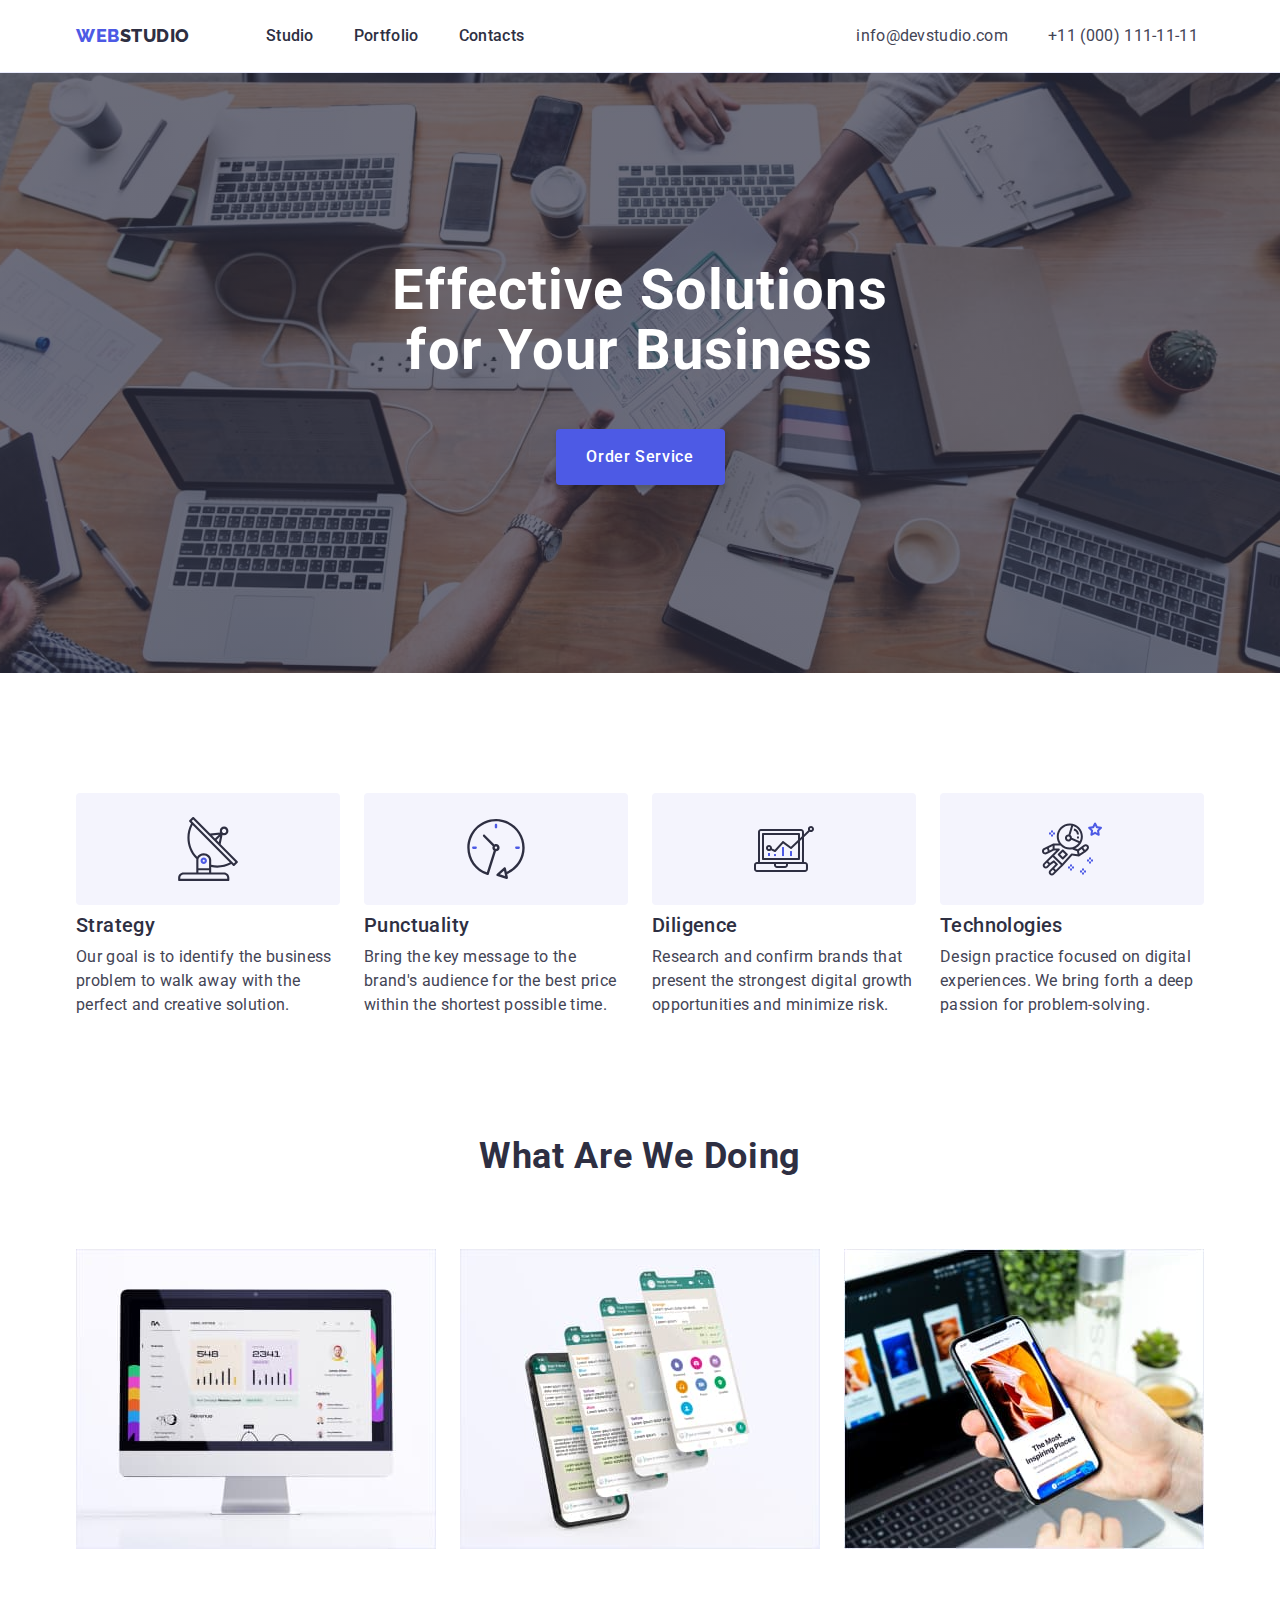
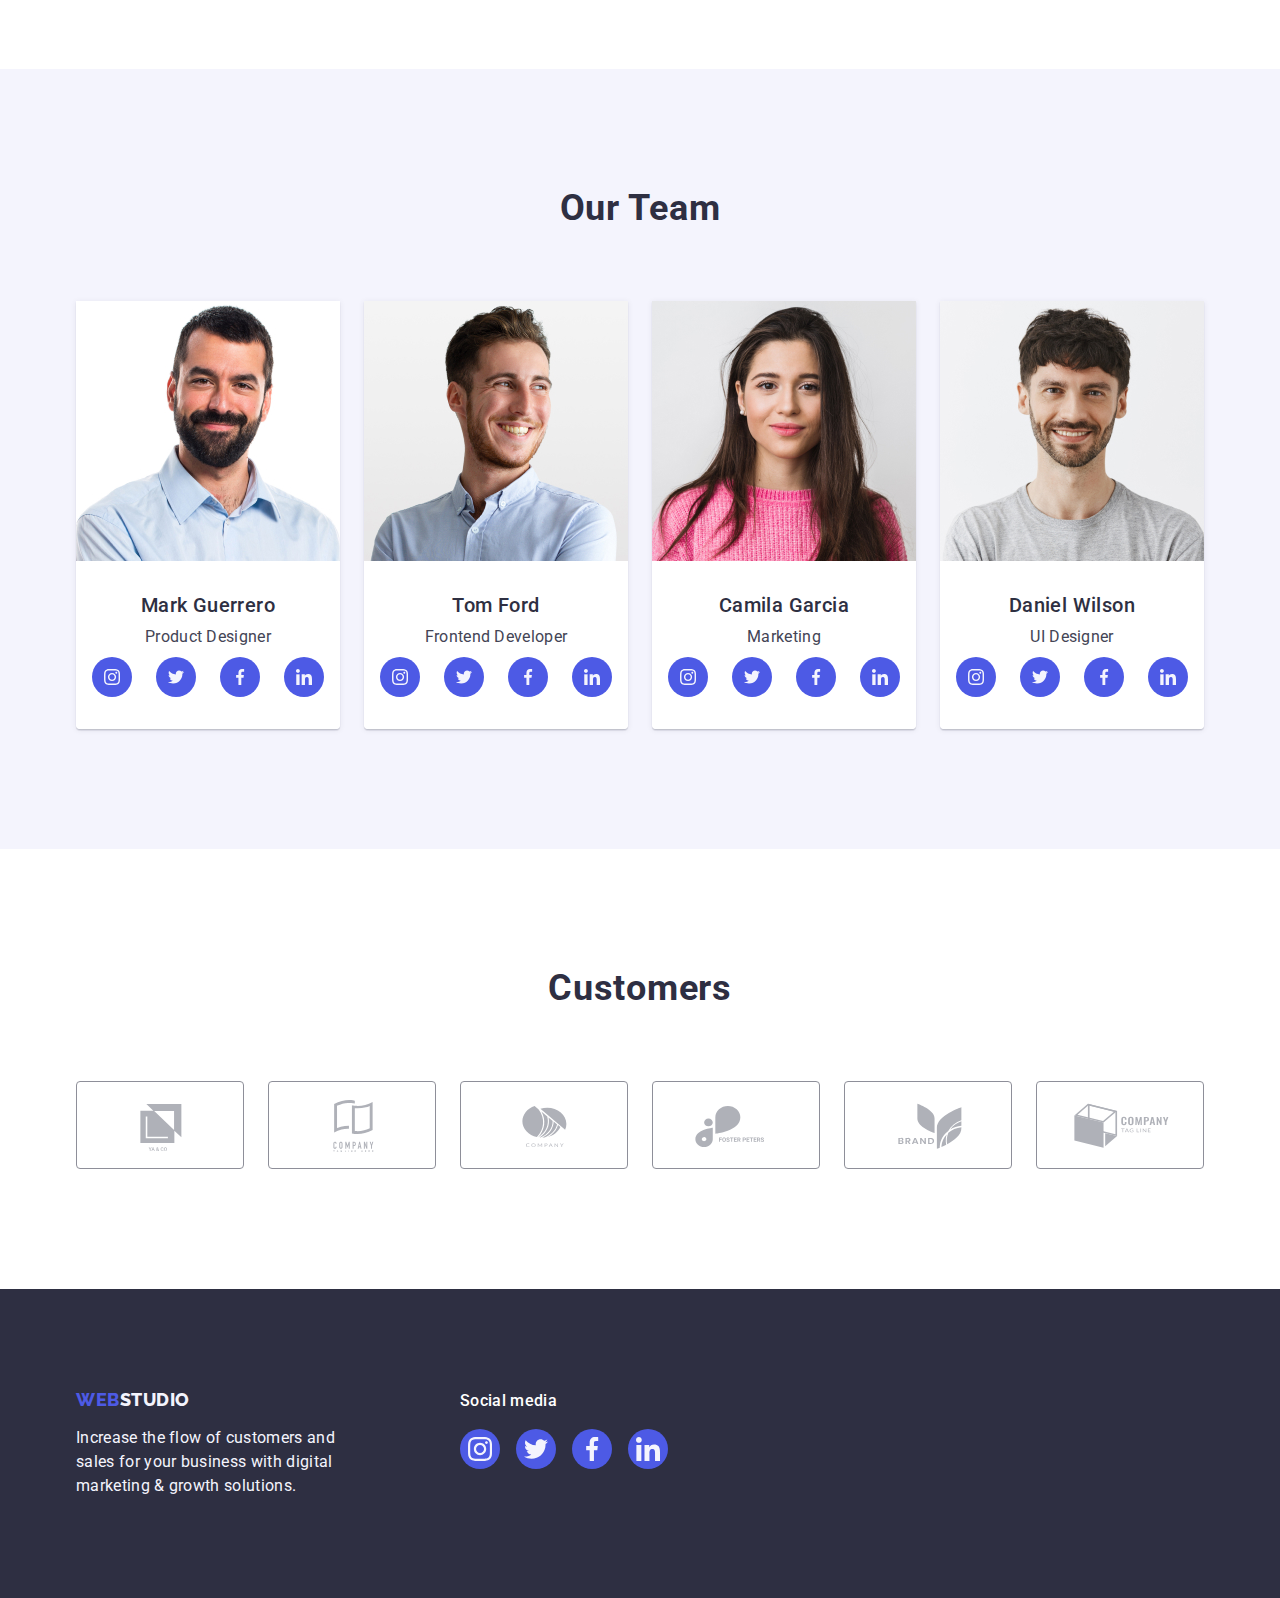
<file: index.html>
<!DOCTYPE html>
<html lang="en">
  <head>
    <meta charset="UTF-8" />
    <meta http-equiv="X-UA-Compatible" content="IE=edge" />
    <meta name="viewport" content="width=device-width, initial-scale=1.0" />
    <link rel="preconnect" href="https://fonts.googleapis.com" />
    <link rel="preconnect" href="https://fonts.gstatic.com" crossorigin />
    <link
      href="https://fonts.googleapis.com/css2?family=Raleway:wght@800&family=Roboto:wght@400;500;700;900&display=swap"
      rel="stylesheet"
    />

    <title>WebStudio</title>
    <link
      rel="stylesheet"
      href="https://cdn.jsdelivr.net/npm/modern-normalize@1.1.0/modern-normalize.min.css"
    />
    <link rel="stylesheet" href="./css/styles.css" />
  </head>
  <body>
    <!--==================== Header=====================-->
    <header class="header">
      <div class="container header-cont">
        <nav class="nav list">
          <!--===================Logo=======================-->
          <a href="./index.html" class="logo link">
            WEB<span class="logo-studio">Studio</span></a
          >

          <ul class="nav-list list">
            <li>
              <a href="./index.html" class="list-link link">Studio</a>
            </li>
            <li>
              <a href="./portfolio.html" class="list-link link">Portfolio</a>
            </li>
            <li>
              <a href="" class="list-link link">Contacts</a>
            </li>
          </ul>
        </nav>

        <!--==================Contacts==================-->

        <address class="contacts list">
          <ul class="contacts-list list">
            <li class="contacts-listitems">
              <a href="mailto:info@devstudio.com" class="contact-item link"
                >info@devstudio.com</a
              >
            </li>
            <li class="contacts-listitems">
              <a href="tel:+110001111111" class="contact-item link"
                >+11 (000) 111-11-11</a
              >
            </li>
          </ul>
        </address>
      </div>
    </header>

    <!--====================Main baner======================-->

    <main class="page-main">
      <!--============================Section 1 Hero ===================-->

      <section class="hero">
        <div class="container hero-cont">
          <h1 class="hero-title">Effective Solutions for Your Business</h1>
          <button type="button" class="button order">Order Service</button>
        </div>
      </section>

      <!--=======================Section 2 Features===============-->
      <section class="features">
        <div class="container">
          <h2 hidden class="title-second">features</h2>

          <ul class="features-list list">
            <li class="features-list-content">
              <div class="icon-container">
                <svg width="64" height="64">
                  <use href="./images/icon.svg#icon-antena"></use>
                </svg>
              </div>

              <h3 class="features-list-title">Strategy</h3>
              <p class="features-list-text">
                Our goal is to identify the business problem to walk away with
                the perfect and creative solution.
              </p>
            </li>
            <li class="features-list-content">
              <div class="icon-container">
                <svg width="64" height="64">
                  <use href="./images/icon.svg#icon-clock"></use>
                </svg>
              </div>
              <h3 class="features-list-title">Punctuality</h3>
              <p class="features-list-text">
                Bring the key message to the brand's audience for the best price
                within the shortest possible time.
              </p>
            </li>
            <li class="features-list-content">
              <div class="icon-container">
                <svg width="64" height="64">
                  <use href="./images/icon.svg#icon-diagram"></use>
                </svg>
              </div>
              <h3 class="features-list-title">Diligence</h3>
              <p class="features-list-text">
                Research and confirm brands that present the strongest digital
                growth opportunities and minimize risk.
              </p>
            </li>
            <li class="features-list-content">
              <div class="icon-container">
                <svg width="64" height="64">
                  <use href="./images/icon.svg#icon-astronaut"></use>
                </svg>
              </div>
              <h3 class="features-list-title">Technologies</h3>
              <p class="features-list-text">
                Design practice focused on digital experiences. We bring forth a
                deep passion for problem-solving.
              </p>
            </li>
          </ul>
        </div>
      </section>

      <!--===================Section 3 What are we doing==========================-->

      <section class="intro">
        <div class="container">
          <h2 class="intro-title">What are we doing</h2>
          <ul class="list do-list">
            <li class="list">
              <img src="./images/img1.jpg" alt="mac_monitor" width="360" />
            </li>
            <li class="list">
              <img src="./images/img2.jpg" alt="phome" width="360" />
            </li>
            <li class="list">
              <img
                src="./images/img3.jpg"
                alt="phone_in_the_hend"
                width="360"
              />
            </li>
          </ul>
        </div>
      </section>

      <!--==============Section 4 Our Team=====================-->

      <section class="team">
        <div class="container">
          <h2 class="team-title">Our Team</h2>
          <ul class="list ourteam-list">
            <li class="team-list list">
              <img src="./images/photo1.jpg" alt="photoDesigner" width="264" />
              <div class="team-undertitle">
                <h3 class="team-name">Mark Guerrero</h3>
                <p class="team-item">Product Designer</p>

                <ul class="social-media-list">
                  <li class="social-media-item">
                    <a href="" class="social-media-link"
                      ><svg width="16" height="16" class="team-icon">
                        <use href="./images/icon.svg#icon-instagram"></use>
                      </svg>
                    </a>
                  </li>
                  <li class="social-media-item">
                    <a href="" class="social-media-link">
                      <svg width="16" height="16" class="team-icon">
                        <use href="./images/icon.svg#icon-twitter"></use>
                      </svg>
                    </a>
                  </li>
                  <li class="social-media-item">
                    <a href="" class="social-media-link">
                      <svg width="16" height="16" class="team-icon">
                        <use href="./images/icon.svg#icon-facebook"></use>
                      </svg>
                    </a>
                  </li>
                  <li class="social-media-item">
                    <a href="" class="social-media-link">
                      <svg width="16" height="16" class="team-icon">
                        <use href="./images/icon.svg#icon-linkedin"></use>
                      </svg>
                    </a>
                  </li>
                </ul>
              </div>
            </li>
            <li class="team-list list">
              <img
                src="./images/photo2.jpg"
                alt="Front End Developer"
                width="264"
              />
              <div class="team-undertitle">
                <h3 class="team-name">Tom Ford</h3>
                <p class="team-item">Frontend Developer</p>

                <ul class="social-media-list">
                  <li class="social-media-item">
                    <a href="" class="social-media-link"
                      ><svg width="16" height="16" class="team-icon">
                        <use href="./images/icon.svg#icon-instagram"></use>
                      </svg>
                    </a>
                  </li>
                  <li class="social-media-item">
                    <a href="" class="social-media-link">
                      <svg width="16" height="16" class="team-icon">
                        <use href="./images/icon.svg#icon-twitter"></use>
                      </svg>
                    </a>
                  </li>
                  <li class="social-media-item">
                    <a href="" class="social-media-link">
                      <svg width="16" height="16" class="team-icon">
                        <use href="./images/icon.svg#icon-facebook"></use>
                      </svg>
                    </a>
                  </li>
                  <li class="social-media-item">
                    <a href="" class="social-media-link">
                      <svg width="16" height="16" class="team-icon">
                        <use href="./images/icon.svg#icon-linkedin"></use>
                      </svg>
                    </a>
                  </li>
                </ul>
              </div>
            </li>
            <li class="team-list list">
              <img
                src="./images/photo3.jpg"
                alt="photo girl marketing"
                width="264"
              />
              <div class="team-undertitle">
                <h3 class="team-name">Camila Garcia</h3>
                <p class="team-item">Marketing</p>

                <ul class="social-media-list">
                  <li class="social-media-item">
                    <a href="" class="social-media-link"
                      ><svg width="16" height="16" class="team-icon">
                        <use href="./images/icon.svg#icon-instagram"></use>
                      </svg>
                    </a>
                  </li>
                  <li class="social-media-item">
                    <a href="" class="social-media-link">
                      <svg width="16" height="16" class="team-icon">
                        <use href="./images/icon.svg#icon-twitter"></use>
                      </svg>
                    </a>
                  </li>
                  <li class="social-media-item">
                    <a href="" class="social-media-link">
                      <svg width="16" height="16" class="team-icon">
                        <use href="./images/icon.svg#icon-facebook"></use>
                      </svg>
                    </a>
                  </li>
                  <li class="social-media-item">
                    <a href="" class="social-media-link">
                      <svg width="16" height="16" class="team-icon">
                        <use href="./images/icon.svg#icon-linkedin"></use>
                      </svg>
                    </a>
                  </li>
                </ul>
              </div>
            </li>
            <li class="team-list list">
              <img src="./images/photo4.jpg" alt="diziner" width="264" />
              <div class="team-undertitle">
                <h3 class="team-name">Daniel Wilson</h3>
                <p class="team-item">UI Designer</p>

                <ul class="social-media-list">
                  <li class="social-media-item">
                    <a href="" class="social-media-link"
                      ><svg width="16" height="16" class="team-icon">
                        <use href="./images/icon.svg#icon-instagram"></use>
                      </svg>
                    </a>
                  </li>
                  <li class="social-media-item">
                    <a href="" class="social-media-link">
                      <svg width="16" height="16" class="team-icon">
                        <use href="./images/icon.svg#icon-twitter"></use>
                      </svg>
                    </a>
                  </li>
                  <li class="social-media-item">
                    <a href="" class="social-media-link">
                      <svg width="16" height="16" class="team-icon">
                        <use href="./images/icon.svg#icon-facebook"></use>
                      </svg>
                    </a>
                  </li>
                  <li class="social-media-item">
                    <a href="" class="social-media-link">
                      <svg width="16" height="16" class="team-icon">
                        <use href="./images/icon.svg#icon-linkedin"></use>
                      </svg>
                    </a>
                  </li>
                </ul>
              </div>
            </li>
          </ul>
        </div>
      </section>

      <!--=======================Section-4 Customers====================================-->

      <section class="customers">
        <div class="container">
          <h2 class="customer-title">Customers</h2>
          <ul class="customer-list">
            <li class="customer-icon">
              <a href="" class="customer-link">
                <svg class="customer-icon-item" width="104" height="56">
                  <use href="./images/icon.svg#icon-Logo1"></use>
                </svg>
              </a>
            </li>
            <li class="customer-icon">
              <a href="" class="customer-link">
                <svg class="customer-icon-item" width="104" height="56">
                  <use href="./images/icon.svg#icon-Logo2"></use>
                </svg>
              </a>
            </li>
            <li class="customer-icon">
              <a href="" class="customer-link">
                <svg class="customer-icon-item" width="104" height="56">
                  <use href="./images/icon.svg#icon-Logo3"></use>
                </svg>
              </a>
            </li>
            <li class="customer-icon">
              <a href="" class="customer-link">
                <svg class="customer-icon-item" width="104" height="56">
                  <use href="./images/icon.svg#icon-Logo4"></use>
                </svg>
              </a>
            </li>
            <li class="customer-icon">
              <a href="" class="customer-link">
                <svg class="customer-icon-item" width="104" height="56">
                  <use href="./images/icon.svg#icon-Logo5"></use>
                </svg>
              </a>
            </li>
            <li class="customer-icon">
              <a href="" class="customer-link">
                <svg class="customer-icon-item" width="104" height="56">
                  <use href="./images/icon.svg#icon-Logo6"></use>
                </svg>
              </a>
            </li>
          </ul>
        </div>
      </section>
    </main>

    <!--=======================Footer=================-->
    <footer class="footer">
      <div class="container footer-container">
        <div>
          <a href="./index.html" class="logo link footer-logo">
            WEB<span class="footer-studio">Studio</span>
          </a>
          <p class="footer-text">
            Increase the flow of customers and sales for your business with
            digital marketing & growth solutions.
          </p>
        </div>
        <div class="team-icon-cont">
          <p class="footer-text-right">Social media</p>

          <ul class="social-media-list-footer">
            <li class="social-media-item">
              <a href="" class="social-media-link-footer"
                ><svg width="24" height="24" class="team-icon">
                  <use href="./images/icon.svg#icon-instagram"></use>
                </svg>
              </a>
            </li>
            <li class="social-media-item">
              <a href="" class="social-media-link-footer">
                <svg width="24" height="24" class="team-icon">
                  <use href="./images/icon.svg#icon-twitter"></use>
                </svg>
              </a>
            </li>
            <li class="social-media-item">
              <a href="" class="social-media-link-footer">
                <svg width="24" height="24" class="team-icon">
                  <use href="./images/icon.svg#icon-facebook"></use>
                </svg>
              </a>
            </li>
            <li class="social-media-item">
              <a href="" class="social-media-link-footer">
                <svg width="24" height="24" class="team-icon">
                  <use href="./images/icon.svg#icon-linkedin"></use>
                </svg>
              </a>
            </li>
          </ul>
        </div>
      </div>
    </footer>
  </body>
</html>
</file>
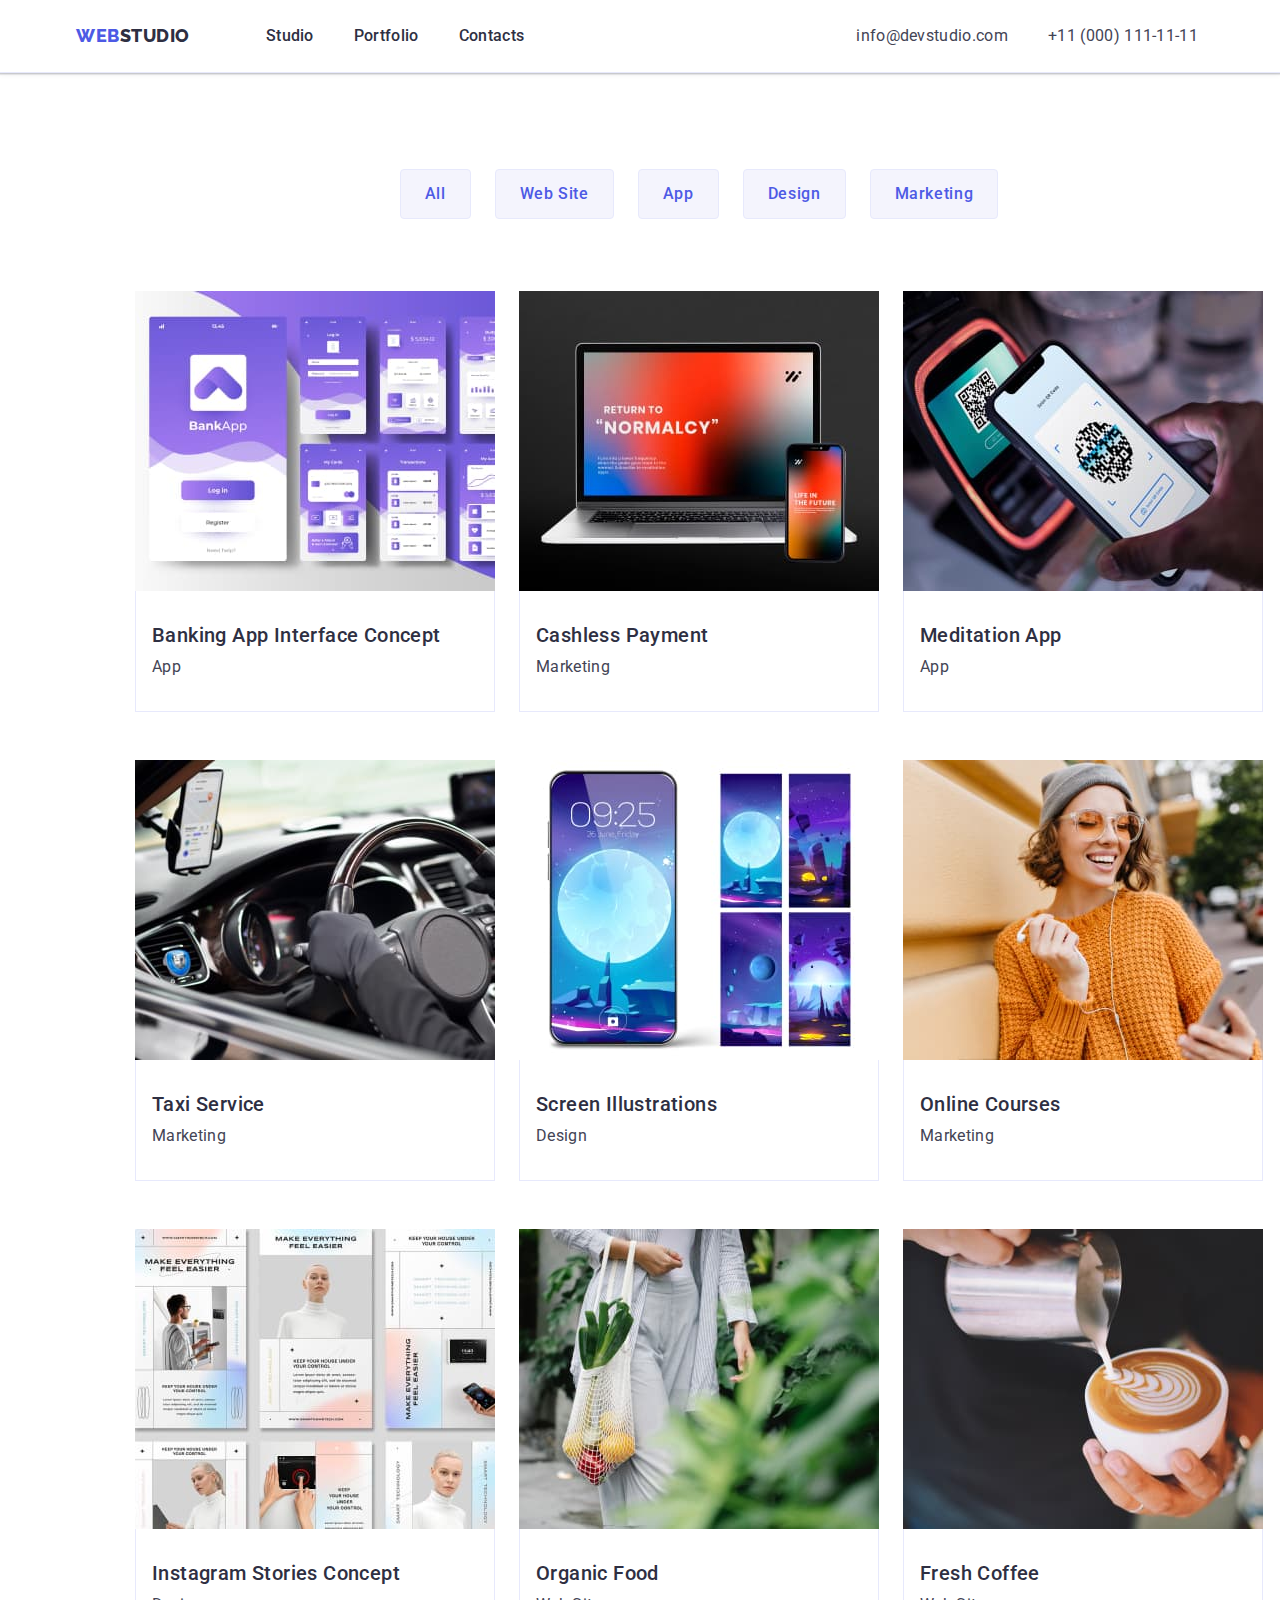
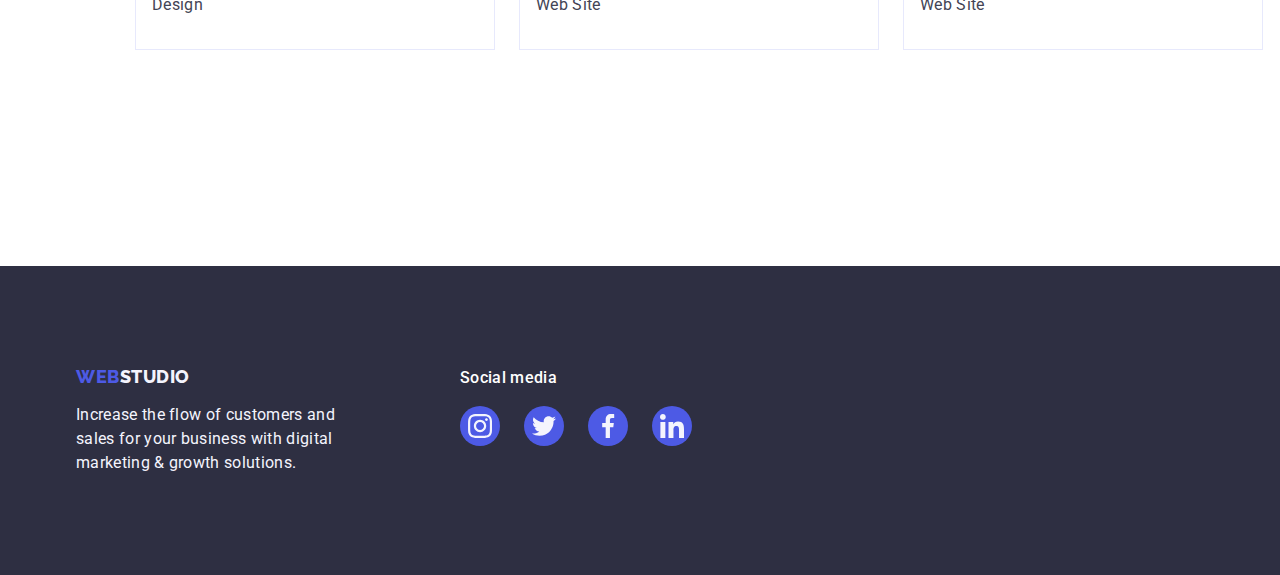
<file: portfolio.html>
<!DOCTYPE html>
<html lang="en">
  <head>
    <meta charset="UTF-8" />
    <meta http-equiv="X-UA-Compatible" content="IE=edge" />
    <meta name="viewport" content="width=device-width, initial-scale=1.0" />
    <link rel="preconnect" href="https://fonts.googleapis.com" />
    <link rel="preconnect" href="https://fonts.gstatic.com" crossorigin />
    <link
      href="https://fonts.googleapis.com/css2?family=Raleway:wght@800&family=Roboto:wght@400;500;700;900&display=swap"
      rel="stylesheet"
    />

    <title>Portfolio</title>
    <link
      rel="stylesheet"
      href="https://cdn.jsdelivr.net/npm/modern-normalize@1.1.0/modern-normalize.min.css"
    />
    <link rel="stylesheet" href="./css/styles.css" />
  </head>
  <body>
    <!-- Header-->
    <header class="header">
      <div class="container header-cont">
        <nav class="nav list">
          <!--===================Logo=======================-->
          <a href="./index.html" class="logo link">
            WEB<span class="logo-studio">Studio</span></a
          >

          <ul class="nav-list list">
            <li>
              <a href="./index.html" class="list-link link">Studio</a>
            </li>
            <li>
              <a href="./portfolio.html" class="list-link link">Portfolio</a>
            </li>
            <li>
              <a href="" class="list-link link">Contacts</a>
            </li>
          </ul>
        </nav>

        <!--==================Contacts==================-->

        <address class="contacts list">
          <ul class="contacts-list list">
            <li class="contacts-listitems">
              <a href="mailto:info@devstudio.com" class="contact-item link"
                >info@devstudio.com</a
              >
            </li>
            <li class="contacts-listitems">
              <a href="tel:+110001111111" class="contact-item link"
                >+11 (000) 111-11-11</a
              >
            </li>
          </ul>
        </address>
      </div>
    </header>

    <main>
      <section class="portfolio-section">
        <div class="container">
          <h1 hidden>Portfolio</h1>
          <!-- ========================Filter==============================-->

          <ul class="list filter-btn">
            <li><button type="button" class="button-portfolio">All</button></li>
            <li>
              <button type="button" class="button-portfolio">Web Site</button>
            </li>
            <li><button type="button" class="button-portfolio">App</button></li>
            <li>
              <button type="button" class="button-portfolio">Design</button>
            </li>
            <li>
              <button type="button" class="button-portfolio">Marketing</button>
            </li>
          </ul>

          <!-- <li><a href="">All</a></li>
          <li><a href="">Web Site</a></li>
          <li><a href="">App</a></li>
          <li><a href="">Design</a></li>
          <li><a href="">Marketing</a></li>
         </ul> -->

          <!--=====================Portfolio content block=====================-->

          <ul class="work list">
            <li class="work-list">
              <a href="" class="link portfolio-link">
                <img
                  src="./images/img11.jpg"
                  alt="Mobile app"
                  width="360"
                  height="300"
                />
                <div class="under-content">
                  <h2 class="work-title">Banking App Interface Concept</h2>
                  <p class="work-item">App</p>
                </div>
              </a>
            </li>

            <li class="work-list">
              <a href="" class="link portfolio-link">
                <img
                  src="./images/img22.jpg"
                  alt="Mobile pgone QR code"
                  width="360"
                  height="300"
                />
                <div class="under-content">
                  <h2 class="work-title">Cashless Payment</h2>
                  <p class="work-item">Marketing</p>
                </div>
              </a>
            </li>
            <li class="work-list">
              <a href="" class="link portfolio-link">
                <img
                  src="./images/img33.jpg"
                  alt="Notebook"
                  width="360"
                  height="300"
                />
                <div class="under-content">
                  <h2 class="work-title">Meditation App</h2>
                  <p class="work-item">App</p>
                </div>
              </a>
            </li>

            <li class="work-list">
              <a href="" class="link portfolio-link">
                <img
                  src="./images/img4.jpg"
                  alt="Car"
                  width="360"
                  height="300"
                />
                <div class="under-content">
                  <h2 class="work-title">Taxi Service</h2>
                  <p class="work-item">Marketing</p>
                </div>
              </a>
            </li>
            <li class="work-list">
              <a href="" class="link portfolio-link">
                <img
                  src="./images/img5.jpg"
                  alt="Smartphone"
                  width="360"
                  height="300"
                />
                <div class="under-content">
                  <h2 class="work-title">Screen Illustrations</h2>
                  <p class="work-item">Design</p>
                </div>
              </a>
            </li>
            <li class="work-list portfolio-link">
              <a href="" class="link portfolio-link">
                <img
                  src="./images/img6.jpg"
                  alt="Girl with Smartphone"
                  width="360"
                  height="300"
                />
                <div class="under-content">
                  <h2 class="work-title">Online Courses</h2>
                  <p class="work-item">Marketing</p>
                </div>
              </a>
            </li>

            <li class="work-list">
              <a href="" class="link portfolio-link"
                ><img
                  src="./images/img7.jpg"
                  alt="Instgram story"
                  width="360"
                  height="300"
                />
                <div class="under-content">
                  <h2 class="work-title">Instagram Stories Concept</h2>
                  <p class="work-item">Design</p>
                </div>
              </a>
            </li>
            <li class="work-list">
              <a href="" class="link portfolio-link">
                <img
                  src="./images/img8.jpg"
                  alt="Food"
                  width="360"
                  height="300"
                />
                <div class="under-content">
                  <h2 class="work-title">Organic Food</h2>
                  <p class="work-item">Web Site</p>
                </div>
              </a>
            </li>
            <li class="work-list">
              <a href="" class="link portfolio-link">
                <img
                  src="./images/img9.jpg"
                  alt="Coffe"
                  width="360"
                  height="300"
                />
                <div class="under-content">
                  <h2 class="work-title">Fresh Coffee</h2>
                  <p class="work-item">Web Site</p>
                </div>
              </a>
            </li>
          </ul>
        </div>
      </section>
    </main>

    <!--Footer-->
    <footer class="footer">
      <div class="container footer-container">
        <div>
          <a href="./index.html" class="logo link footer-logo">
            WEB<span class="footer-studio">Studio</span>
          </a>
          <p class="footer-text">
            Increase the flow of customers and sales for your business with
            digital marketing & growth solutions.
          </p>
        </div>
        <div class="team-icon-cont">
          <p class="footer-text-right">Social media</p>

          <ul class="social-media-list">
            <li class="social-media-item">
              <a href="" class="social-media-link-footer"
                ><svg class="team-icon" width="24px" height="24px">
                  <use href="./images/icon.svg#icon-instagram"></use>
                </svg>
              </a>
            </li>
            <li class="social-media-item">
              <a href="" class="social-media-link-footer">
                <svg class="team-icon" width="24x" height="24px">
                  <use href="./images/icon.svg#icon-twitter"></use>
                </svg>
              </a>
            </li>
            <li class="social-media-item">
              <a href="" class="social-media-link-footer">
                <svg class="team-icon" width="24px" height="24px">
                  <use href="./images/icon.svg#icon-facebook"></use>
                </svg>
              </a>
            </li>
            <li class="social-media-item">
              <a href="" class="social-media-link-footer">
                <svg class="team-icon" width="24px" height="24px">
                  <use href="./images/icon.svg#icon-linkedin"></use>
                </svg>
              </a>
            </li>
          </ul>
        </div>
      </div>
    </footer>
  </body>
</html>
</file>
<file: css/styles.css>
html {
  box-sizing: border-box;
}
:root {
  --primary-brand: #4d5ae5;
  --dark: #2e2f42;
  --sucsess: #31d0aa;
  --body-text: #434455;
  --subtitle-text: #8e8f99;
  --accent: #e7e9fc;
  --light: #f4f4fd;
  --icon-bg: #afb1b8;
}
body {
  background-color: #ffffff;
  color: #434455;
  font-family: "Roboto", sans-serif;
}

*,
*::before,
*::after {
  box-sizing: inherit;
}

ul {
  list-style: none;
}

img {
  display: block;
}

h1,
h2,
h3,
p {
  margin-top: 0;
  margin-bottom: 0;
}
ul {
  margin-top: 0;
  margin-bottom: 0;
  padding-left: 0;
}

.container {
  padding-left: 15px;
  padding-right: 15px;
  margin-left: auto;
  margin-right: auto;
  width: 1158px;
}
a {
  cursor: pointer;
}

/*===================================BUTTONS====================================*/

.button {
  display: block;
  font-family: "Roboto", sans-serif;
  font-weight: 500;
  font-size: 16px;
  line-height: 1.5;

  min-width: 169px;
  height: 56px;

  align-items: center;
  letter-spacing: 0.04em;
  background-color: #4d5ae5;
  color: #ffffff;
  cursor: pointer;
  border: none;
  border-radius: 4px;

  margin: 0 auto;
}
.button:hover,
.button:focus {
  background-color: #404bbf;
}

.button-portfolio {
  font-family: "Roboto", sans-serif;
  font-style: normal;
  font-weight: 500;
  font-size: 16px;
  line-height: 1.5;

  align-items: center;

  padding: 12px 24px;

  letter-spacing: 0.04em;
  color: #4d5ae5;
  background-color: #f4f4fd;
  cursor: pointer;
  text-align: center;
  border: 1px solid #e7e9fc;
  border-radius: 4px;
}
.button-portfolio:hover,
.button-portfolio:focus {
  color: #ffffff;
  background-color: #404bbf;
  border: 1px solid transparent;
}
/*===========================================================*/
/*======================Header==================================*/
.header {
  /*background-color: #31d0aa;*/
  border-bottom: 1px solid #e7e9fc;

  margin-left: auto;
  margin-right: auto;
  box-shadow: 0px 2px 1px rgba(46, 47, 66, 0.08),
    0px 1px 1px rgba(46, 47, 66, 0.16), 0px 1px 6px rgba(46, 47, 66, 0.08);
}
.header-cont {
  display: flex;
  align-items: center;
}
/*=====================================Logo===============================*/
.logo {
  font-family: "Raleway", sans-serif;
  font-style: normal;
  font-weight: 800;
  font-size: 18px;
  line-height: 1.17;
  letter-spacing: 0.03em;
  color: #4d5ae5;
  text-transform: uppercase;
}

.logo {
  /*margin-left: auto;*/
  margin-right: 76px;
}
.link {
  text-decoration: none;
}

.logo-studio {
  color: #2e2f42;
}
/*==================================Site navigation==============================*/
.nav {
  display: flex;
  align-items: center;
}
.nav-list {
  display: flex;
  margin-right: 332px;
}
.list-link {
  display: block;
  padding-top: 24px;
  padding-bottom: 24px;
}

/*.nav-list li:not(:last-child) {
  margin-right: 40px;
}*/
.nav-list {
  gap: 40px;
}

.list {
  list-style: none;
}

.list-link {
  font-weight: 500;
  font-size: 16px;
  line-height: 1.5;
  letter-spacing: 0.02em;
  color: #2e2f42;
}

.list-link:hover,
.list-link:focus {
  color: #404bbf;
}
/*=====================Contacts=======================*/
/*.address {
  display: flex;
  align-items: center;
}*/
.contacts-list {
  display: flex;
  gap: 40px;

  margin-left: 0px;
  font-style: normal;
}
/*.contacts-listitems:not(:last-child) {
  padding-right: 40px;
}*/

.contact-item {
  font-weight: 400;
  font-size: 16px;
  line-height: 1.5;
  letter-spacing: 0.02em;
  color: #434455;
}

.contacts-list a {
  color: #434455;

  font-weight: 400;
  font-size: 16px;
  line-height: 24px;
  text-decoration: none;
}
.contact-item:hover,
.contact-item:focus {
  color: #404bbf;
}

/* ============================Section 1 Hero==========================*/

.hero {
  background-image: linear-gradient(
      rgba(46, 47, 66, 0.7),
      rgba(46, 47, 66, 0.7)
    ),
    url(../images/people.jpg);

  background-repeat: no-repeat;
  background-size: cover;
  background-position: center;
  background-color: #2e2f42;

  max-width: 1440px;
  height: 600px;

  margin: 0 auto;
  text-align: center;
  padding-top: 188px;
  padding-bottom: 188px;
}

.hero-title {
  padding-bottom: 48px;
  font-weight: 700;
  font-size: 56px;
  line-height: 1.07;
  max-width: 496px;
  letter-spacing: 0.02em;
  color: #ffffff;
  margin: 0 auto;
}

.order {
  width: 169px;
  height: 56px;
  box-shadow: 0px 4px 4px rgba(0, 0, 0, 0.15);
  border-radius: 4px;
}

/* ===================================Section-2 Features===========================*/

.icon-container {
  display: flex;
  background-color: #f4f4fd;
  border-radius: 4px;
  width: 264px;
  height: 112px;

  padding: 24px 102px;
  margin-bottom: 8px;

  align-items: center;
  justify-content: center;
}

.features {
  padding-top: 120px;
  padding-bottom: 120px;
  /*background-color: #8e8f99;*/
}

.features-list {
  display: flex;

  gap: 24px;
}

.features-list-content {
  width: calc((100% - 72px) / 3);
}

/*.features-list li:not(:last-child) {
  margin-right: 24px;
}*/
/*.features-list-content 
{
  flex-basis: calc((100% - 72px) / 4);
}*/

.features-list-title {
  margin-bottom: 8px;
  font-weight: 500;
  font-size: 20px;
  line-height: 1.2;
  letter-spacing: 0.02em;
  color: #2e2f42;
}

.features-list-text {
  font-weight: 400;
  font-size: 16px;
  line-height: 1.5;
  letter-spacing: 0.02em;
  color: #434455;
}

/*================================Section-3 What we are doing======================*/
.do-list {
  display: flex;
  gap: 24px;
}
.team-list {
  border-radius: 0px 0px 4px 4px;
  box-shadow: 0px 1px 6px rgba(46, 47, 66, 0.08),
    0px 1px 1px rgba(46, 47, 66, 0.16), 0px 2px 1px rgba(46, 47, 66, 0.08);
}

.intro {
  padding-bottom: 120px;
}
.intro-title {
  margin-bottom: 72px;
  font-weight: 700;
  font-size: 36px;
  line-height: 1.11;
  letter-spacing: 0.02em;
  text-align: center;
  text-transform: capitalize;
  color: #2e2f42;
}

/*============================Section 4 Our Team========================*/
.ourteam-list {
  display: flex;

  flex-direction: row;
  justify-content: center;
  align-items: center;

  gap: 24px;
}

.team {
  padding-top: 120px;
  padding-bottom: 120px;
  background-color: #f4f4fd;
}
.team-title {
  margin-bottom: 72px;
  font-size: 36px;
  line-height: 1.11;
  text-align: center;
  letter-spacing: 0.02em;
  text-transform: capitalize;
  color: #2e2f42;
}

/*.team-list {
  /*background-color: #ffffff;
}*/
.team-name {
  font-weight: 500;
  font-size: 20px;
  line-height: 1.2;
  text-align: center;
  letter-spacing: 0.02em;
  color: #2e2f42;

  margin-bottom: 8px;
}

.team-item {
  font-weight: 400;
  font-size: 16px;
  line-height: 1.5;

  text-align: center;
  letter-spacing: 0.02em;
  color: #434455;
}

.team h3 {
  font-weight: 500;
  font-size: 20px;
  line-height: 1.2;
  letter-spacing: 0.02em;

  color: #2e2f42;
}

.team p {
  font-size: 16px;
  line-height: 1.5;

  letter-spacing: 0.02em;
}

.team-undertitle {
  padding: 32px 0px;
  border-radius: 0px 0px 4px 4px;
  background-color: #ffffff;
}

.social-media-list {
  display: flex;
  justify-content: center;
  gap: 24px;
  margin-top: 8px;
}
.social-media-item {
  width: 40px;
  height: 40px;
}

.social-media-link {
  width: 100%;
  height: 100%;
  display: flex;
  justify-content: center;
  align-items: center;
  background-color: #4d5ae5;
  border-radius: 50%;
}
.team-icon {
  fill: #f4f4fd;
}

.social-media-link:hover,
.social-media-link:focus {
  background-color: #404bbf;
}
/*======================4 Customers=====================================*/
.customer-title {
  color: var(--dark);
  font-family: "Roboto";
  font-style: normal;
  font-weight: 700;
  font-size: 36px;
  line-height: 1.1;

  text-align: center;
  letter-spacing: 0.02em;
  margin-bottom: 72px;
}
.customers {
  padding-top: 120px;
  padding-bottom: 120px;
}
.customer-list {
  display: flex;
  gap: 24px;
  max-width: 1440px;
  justify-content: center;
  align-items: center;
}

.customer-link {
  display: flex;
  height: 100%;
  justify-content: center;
  align-items: center;
  width: 100%;
  height: 100%;

  border: 1px solid #8e8f99;
  border-radius: 4px;
  fill: #8e8f99;

  color: var(--icon-bg);
}

.customer-icon {
  width: calc((100% - 120px) / 6);
  height: 88px;
}

.customer-icon-item {
  fill: currentColor;
}

.customer-link:hover,
.customer-link:focus {
  color: #404bbf;
  border-color: #404bbf;
}

/*============Footer================================*/

/*.logo*/
.footer-logo {
  display: inline-block;
  margin-bottom: 16px;
}
.footer {
  background-color: #2e2f42;
  padding-top: 100px;
  padding-bottom: 100px;
}

.footer-studio {
  color: #f4f4fd;
}
.footer-text {
  width: 264px;
  font-size: 16px;
  line-height: 1.5;
  letter-spacing: 0.02em;
  color: #f4f4fd;
}
.footer-container {
  display: flex;
  gap: 120px;
  align-items: baseline;
}
.footer-text-right {
  font-weight: 500;
  font-size: 16px;
  line-height: 24px;
  /* identical to box height, or 150% */

  letter-spacing: 0.02em;
  margin-bottom: 16px;

  color: #ffffff;
}

.social-media-link-footer {
  width: 100%;
  height: 100%;
  display: flex;
  justify-content: center;
  align-items: center;
  background-color: #4d5ae5;
  border-radius: 50%;
}
.social-media-list-footer {
  display: flex;
  justify-content: center;
  gap: 16px;
  margin-top: 8px;
}

.social-media-link-footer:hover,
.social-media-link-footer:focus {
  background-color: #31d0aa;
}
/*====================================Portfolio=============================*/

/*.button {
  font-family: 'Roboto';
font-style: normal;
font-weight: 500;
font-size: 16px;
line-height: 1.5;
display: flex;
align-items: center;
text-align: center;
letter-spacing: 0.04em;
color: #FFFFFF;
background-color: #4D5AE5;

}*/

/*CORRECTION*/
/*-------------------------------------------------------------------------*/
.portfolio-section {
  padding: 96px 120px;
}

/*-------------------------------------------------------------------------*/

.filter-btn {
  display: flex;
  gap: 24px;

  justify-content: center;

  margin-bottom: 72px;
}
.button-portfolio:hover,
.button-portfolio:focus {
  box-shadow: 0px 3px 1px rgba(0, 0, 0, 0.1), 0px 2px 1px rgba(0, 0, 0, 0.08),
    0px 2px 2px rgba(0, 0, 0, 0.12);
}

.portfolio-link {
  display: block;
}

.portfolio-link:hover,
.portfolio-link:focus {
  box-shadow: 0px 1px 6px rgba(46, 47, 66, 0.08),
    0px 1px 1px rgba(46, 47, 66, 0.16), 0px 2px 1px rgba(46, 47, 66, 0.08);
}
.work-title {
  font-weight: 500;
  font-size: 20px;
  line-height: 1.2;

  letter-spacing: 0.02em;
  color: #2e2f42;
  margin-bottom: 8px;
  /*padding-top: 32px;
  padding-left: 16px;*/
}

.work-item {
  font-weight: 400;
  font-size: 16px;
  line-height: 1.5;
  letter-spacing: 0.02em;
  color: #434455;

  /*padding-top: 8px;
  padding-left: 16px;
  padding-bottom: 32px;*/
}
.work {
  display: flex;
  flex-wrap: wrap;
  row-gap: 48px;
  column-gap: 24px;

  padding-bottom: 120px;
}

/*.work-list:nth-child(3n) {
  margin-right: 0px;
}*/

.work-list {
  width: calc((100% - 48px) / 3);
}

.under-content {
  padding: 32px 16px;
  background-color: #ffffff;

  border-top: none;
  border-left: 1px solid #e7e9fc;
  border-right: 1px solid #e7e9fc;
  border-bottom: 1px solid #e7e9fc;
}
/*a {
  text-decoration: none;
}*/
</file>
